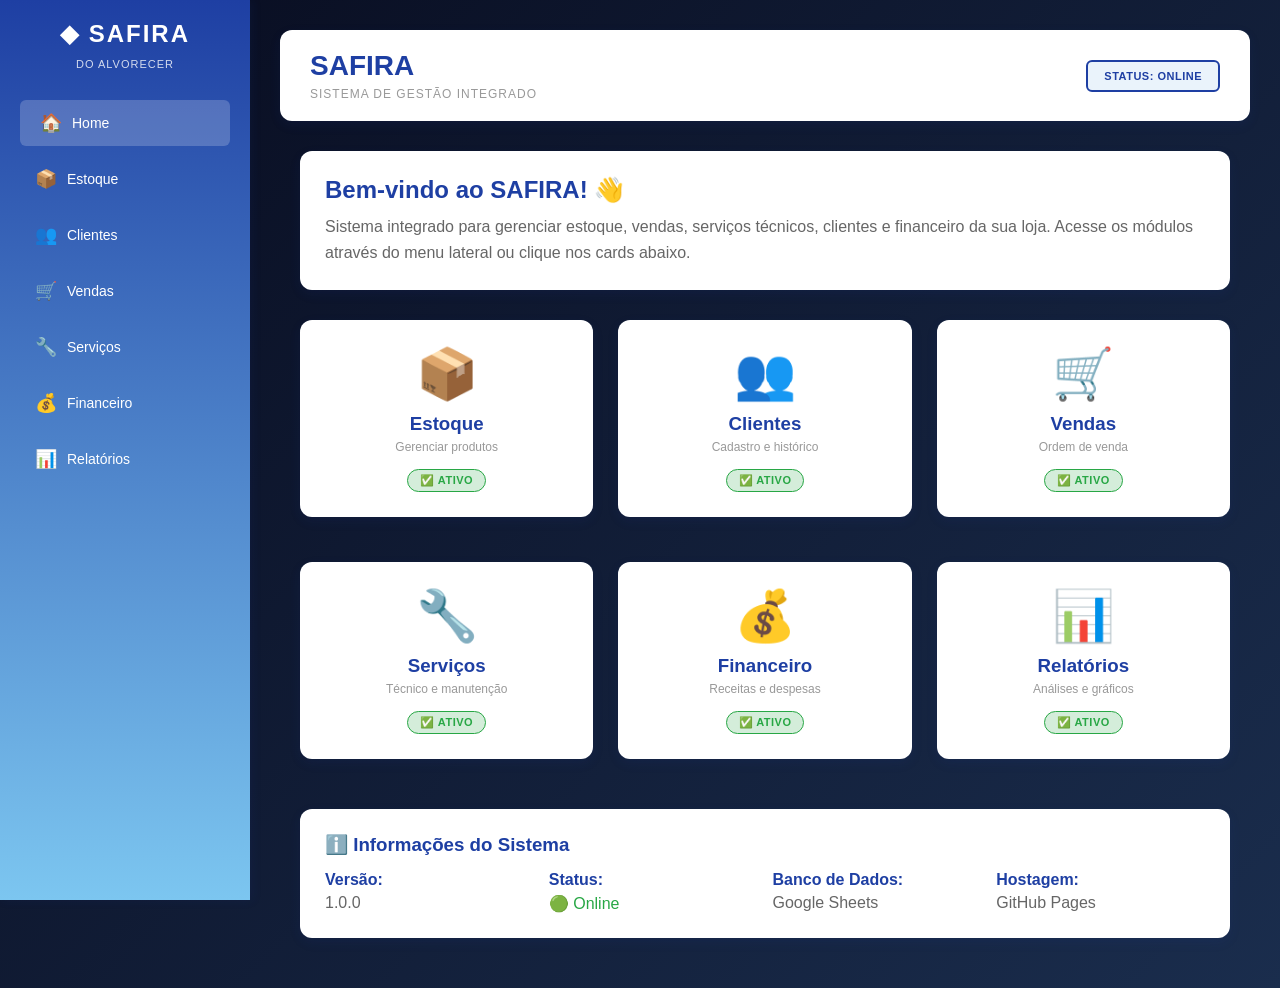
<file: index.html>
<!DOCTYPE html>
<html lang="pt-BR">
<head>
    <meta charset="UTF-8">
    <meta name="viewport" content="width=device-width, initial-scale=1.0">
    <title>SAFIRA - Dashboard</title>
    <link rel="stylesheet" href="css/style.css">
</head>
<body>
    <!-- SIDEBAR -->
    <aside class="sidebar">
        <div class="sidebar-logo">◆ SAFIRA</div>
        <div class="sidebar-subtitle">Do Alvorecer</div>
        
        <ul class="sidebar-menu">
            <li>
                <a href="index.html" class="ativo">
                    <span>🏠</span>
                    Home
                </a>
            </li>
            <li>
                <a href="modulos/estoque.html">
                    <span>📦</span>
                    Estoque
                </a>
            </li>
            <li>
                <a href="modulos/clientes.html">
                    <span>👥</span>
                    Clientes
                </a>
            </li>
            <li>
                <a href="modulos/vendas.html">
                    <span>🛒</span>
                    Vendas
                </a>
            </li>
            <li>
                <a href="modulos/servicos.html">
                    <span>🔧</span>
                    Serviços
                </a>
            </li>
            <li>
                <a href="modulos/financeiro.html">
                    <span>💰</span>
                    Financeiro
                </a>
            </li>
            <li>
                <a href="modulos/relatorios.html">
                    <span>📊</span>
                    Relatórios
                </a>
            </li>
        </ul>
    </aside>

    <!-- MAIN CONTENT -->
    <main class="main-content">
        <!-- HEADER -->
        <header class="header">
            <div class="header-titulo">
                <h1>SAFIRA</h1>
                <p>Sistema de Gestão Integrado</p>
            </div>
            <div class="header-acoes">
                <button class="btn btn-secondary btn-small" onclick="mostrarSucesso('Sistema Online ✅')">
                    Status: Online
                </button>
            </div>
        </header>

        <!-- CONTAINER PRINCIPAL -->
        <div class="container">
            <!-- SEÇÃO DE BEM-VINDO -->
            <div class="card">
                <h2 style="color: var(--azul-royal); margin-bottom: 10px;">
                    Bem-vindo ao SAFIRA! 👋
                </h2>
                <p style="color: #666; line-height: 1.6;">
                    Sistema integrado para gerenciar estoque, vendas, serviços técnicos, 
                    clientes e financeiro da sua loja. Acesse os módulos através do menu lateral 
                    ou clique nos cards abaixo.
                </p>
            </div>

            <!-- GRID DE MÓDULOS -->
            <div style="display: grid; grid-template-columns: repeat(auto-fit, minmax(280px, 1fr)); gap: 25px; margin-top: 30px;">
                
                <!-- ESTOQUE -->
                <div class="card" style="cursor: pointer; transition: all 0.3s;" 
                     onmouseover="this.style.transform='translateY(-5px)'" 
                     onmouseout="this.style.transform='translateY(0)'"
                     onclick="window.location.href='modulos/estoque.html'">
                    <div style="text-align: center; margin-bottom: 15px;">
                        <div style="font-size: 50px; margin-bottom: 10px;">📦</div>
                        <h3 style="color: var(--azul-royal); margin-bottom: 5px;">Estoque</h3>
                        <p style="font-size: 12px; color: #999;">Gerenciar produtos</p>
                    </div>
                    <div style="text-align: center;">
                        <span class="badge badge-success">✅ Ativo</span>
                    </div>
                </div>

                <!-- CLIENTES -->
                <div class="card" style="cursor: pointer; transition: all 0.3s;" 
                     onmouseover="this.style.transform='translateY(-5px)'" 
                     onmouseout="this.style.transform='translateY(0)'"
                     onclick="window.location.href='modulos/clientes.html'">
                    <div style="text-align: center; margin-bottom: 15px;">
                        <div style="font-size: 50px; margin-bottom: 10px;">👥</div>
                        <h3 style="color: var(--azul-royal); margin-bottom: 5px;">Clientes</h3>
                        <p style="font-size: 12px; color: #999;">Cadastro e histórico</p>
                    </div>
                    <div style="text-align: center;">
                        <span class="badge badge-success">✅ Ativo</span>
                    </div>
                </div>

                <!-- VENDAS -->
                <div class="card" style="cursor: pointer; transition: all 0.3s;" 
                     onmouseover="this.style.transform='translateY(-5px)'" 
                     onmouseout="this.style.transform='translateY(0)'"
                     onclick="window.location.href='modulos/vendas.html'">
                    <div style="text-align: center; margin-bottom: 15px;">
                        <div style="font-size: 50px; margin-bottom: 10px;">🛒</div>
                        <h3 style="color: var(--azul-royal); margin-bottom: 5px;">Vendas</h3>
                        <p style="font-size: 12px; color: #999;">Ordem de venda</p>
                    </div>
                    <div style="text-align: center;">
                        <span class="badge badge-success">✅ Ativo</span>
                    </div>
                </div>

                <!-- SERVIÇOS -->
                <div class="card" style="cursor: pointer; transition: all 0.3s;" 
                     onmouseover="this.style.transform='translateY(-5px)'" 
                     onmouseout="this.style.transform='translateY(0)'"
                     onclick="window.location.href='modulos/servicos.html'">
                    <div style="text-align: center; margin-bottom: 15px;">
                        <div style="font-size: 50px; margin-bottom: 10px;">🔧</div>
                        <h3 style="color: var(--azul-royal); margin-bottom: 5px;">Serviços</h3>
                        <p style="font-size: 12px; color: #999;">Técnico e manutenção</p>
                    </div>
                    <div style="text-align: center;">
                        <span class="badge badge-success">✅ Ativo</span>
                    </div>
                </div>

                <!-- FINANCEIRO -->
                <div class="card" style="cursor: pointer; transition: all 0.3s;" 
                     onmouseover="this.style.transform='translateY(-5px)'" 
                     onmouseout="this.style.transform='translateY(0)'"
                     onclick="window.location.href='modulos/financeiro.html'">
                    <div style="text-align: center; margin-bottom: 15px;">
                        <div style="font-size: 50px; margin-bottom: 10px;">💰</div>
                        <h3 style="color: var(--azul-royal); margin-bottom: 5px;">Financeiro</h3>
                        <p style="font-size: 12px; color: #999;">Receitas e despesas</p>
                    </div>
                    <div style="text-align: center;">
                        <span class="badge badge-success">✅ Ativo</span>
                    </div>
                </div>

                <!-- RELATÓRIOS -->
                <div class="card" style="cursor: pointer; transition: all 0.3s;" 
                     onmouseover="this.style.transform='translateY(-5px)'" 
                     onmouseout="this.style.transform='translateY(0)'"
                     onclick="window.location.href='modulos/relatorios.html'">
                    <div style="text-align: center; margin-bottom: 15px;">
                        <div style="font-size: 50px; margin-bottom: 10px;">📊</div>
                        <h3 style="color: var(--azul-royal); margin-bottom: 5px;">Relatórios</h3>
                        <p style="font-size: 12px; color: #999;">Análises e gráficos</p>
                    </div>
                    <div style="text-align: center;">
                        <span class="badge badge-success">✅ Ativo</span>
                    </div>
                </div>

            </div>

            <!-- SEÇÃO DE INFO -->
            <div class="card" style="margin-top: 30px;">
                <h3 style="color: var(--azul-royal); margin-bottom: 15px;">
                    ℹ️ Informações do Sistema
                </h3>
                <div style="display: grid; grid-template-columns: repeat(auto-fit, minmax(150px, 1fr)); gap: 15px;">
                    <div>
                        <strong style="color: var(--azul-royal);">Versão:</strong>
                        <p style="color: #666; margin-top: 5px;">1.0.0</p>
                    </div>
                    <div>
                        <strong style="color: var(--azul-royal);">Status:</strong>
                        <p style="color: var(--verde); margin-top: 5px;">🟢 Online</p>
                    </div>
                    <div>
                        <strong style="color: var(--azul-royal);">Banco de Dados:</strong>
                        <p style="color: #666; margin-top: 5px;">Google Sheets</p>
                    </div>
                    <div>
                        <strong style="color: var(--azul-royal);">Hostagem:</strong>
                        <p style="color: #666; margin-top: 5px;">GitHub Pages</p>
                    </div>
                </div>
            </div>

        </div>
    </main>

    <!-- SCRIPTS -->
    <script src="js/config.js"></script>
    <script src="js/utils.js"></script>
    <script src="js/api.js"></script>

    <script>
        // Marcar link ativo no sidebar
        document.addEventListener('DOMContentLoaded', function() {
            const links = document.querySelectorAll('.sidebar-menu a');
            const currentPage = window.location.pathname;
            
            links.forEach(link => {
                if (link.getAttribute('href') === currentPage || 
                    (currentPage.includes('index.html') && link.getAttribute('href') === 'index.html')) {
                    link.classList.add('ativo');
                } else {
                    link.classList.remove('ativo');
                }
            });
        });
    </script>
</body>
</html>
</file>
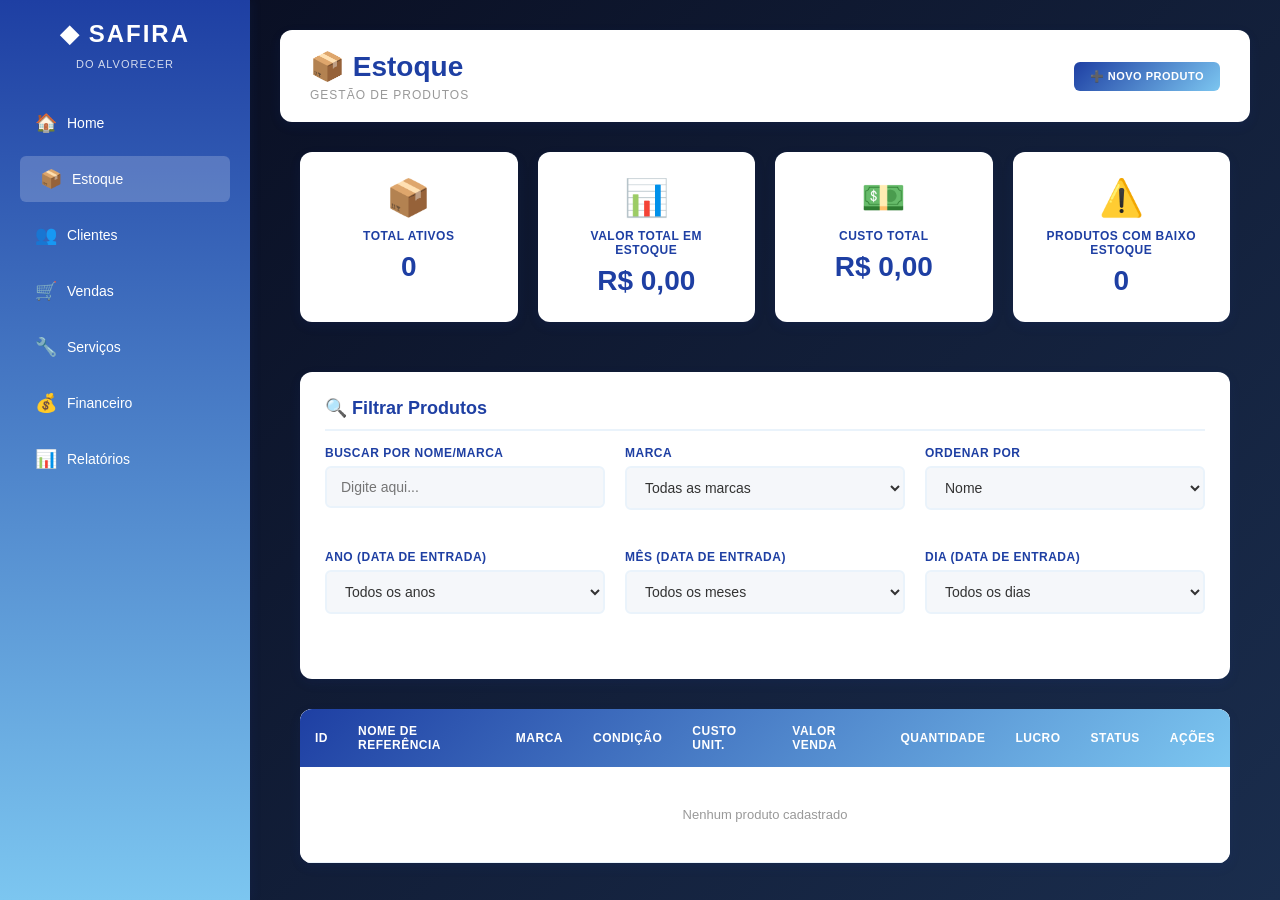
<file: modulos/estoque.html>
<!DOCTYPE html>
<html lang="pt-BR">
<head>
    <meta charset="UTF-8">
    <meta name="viewport" content="width=device-width, initial-scale=1.0">
    <title>SAFIRA - Estoque</title>
    <link rel="stylesheet" href="../css/style.css">
</head>
<body>
    <!-- SIDEBAR -->
    <aside class="sidebar">
        <div class="sidebar-logo">◆ SAFIRA</div>
        <div class="sidebar-subtitle">Do Alvorecer</div>

        <ul class="sidebar-menu">
            <li>
                <a href="../index.html">
                    <span>🏠</span>
                    Home
                </a>
            </li>
            <li>
                <a href="estoque.html" class="ativo">
                    <span>📦</span>
                    Estoque
                </a>
            </li>
            <li>
                <a href="clientes.html">
                    <span>👥</span>
                    Clientes
                </a>
            </li>
            <li>
                <a href="vendas.html">
                    <span>🛒</span>
                    Vendas
                </a>
            </li>
            <li>
                <a href="servicos.html">
                    <span>🔧</span>
                    Serviços
                </a>
            </li>
            <li>
                <a href="financeiro.html">
                    <span>💰</span>
                    Financeiro
                </a>
            </li>
            <li>
                <a href="relatorios.html">
                    <span>📊</span>
                    Relatórios
                </a>
            </li>
        </ul>
    </aside>

    <!-- MAIN CONTENT -->
    <main class="main-content">
        <!-- HEADER -->
        <header class="header">
            <div class="header-titulo">
                <h1>📦 Estoque</h1>
                <p>Gestão de produtos</p>
            </div>
            <div class="header-acoes">
                <button class="btn btn-primary btn-small" onclick="abrirModalAdicionar()">
                    ➕ Novo Produto
                </button>
            </div>
        </header>

        <!-- CONTAINER PRINCIPAL -->
        <div class="container">
            <!-- CARDS DE ESTATÍSTICAS -->
            <div style="display: grid; grid-template-columns: repeat(auto-fit, minmax(200px, 1fr)); gap: 20px; margin-bottom: 30px;">
                <div class="stat-card">
                    <div class="stat-icon">📦</div>
                    <div class="stat-label">Total Ativos</div>
                    <div class="stat-value" id="totalProdutos">0</div>
                </div>
                <div class="stat-card">
                    <div class="stat-icon">📊</div>
                    <div class="stat-label">Valor Total em Estoque</div>
                    <div class="stat-value" id="valorTotalEstoque">R$ 0</div>
                </div>
                <div class="stat-card">
                    <div class="stat-icon">💵</div>
                    <div class="stat-label">Custo Total</div>
                    <div class="stat-value" id="custoTotalEstoque">R$ 0</div>
                </div>
                <div class="stat-card">
                    <div class="stat-icon">⚠️</div>
                    <div class="stat-label">Produtos com Baixo Estoque</div>
                    <div class="stat-value" id="baixoEstoque">0</div>
                </div>
            </div>

            <!-- FILTROS -->
            <div class="card">
                <h3 class="card-titulo">🔍 Filtrar Produtos</h3>

                <div class="form-row">
                    <div class="form-group">
                        <label>Buscar por Nome/Marca</label>
                        <input type="text" id="buscaNome" placeholder="Digite aqui..."
                               onkeyup="filtrarTabela()">
                    </div>
                    <div class="form-group">
                        <label>Marca</label>
                        <select id="filtroMarca" onchange="filtrarTabela()">
                            <option value="">Todas as marcas</option>
                        </select>
                    </div>
                    <div class="form-group">
                        <label>Ordenar por</label>
                        <select id="ordenar" onchange="filtrarTabela()">
                            <option value="nome">Nome</option>
                            <option value="preco">Preço</option>
                            <option value="estoque">Quantidade</option>
                        </select>
                    </div>
                </div>

                <div class="form-row">
                    <div class="form-group">
                        <label>Ano (Data de Entrada)</label>
                        <select id="filtroAno" onchange="filtrarTabela()">
                            <option value="">Todos os anos</option>
                        </select>
                    </div>
                    <div class="form-group">
                        <label>Mês (Data de Entrada)</label>
                        <select id="filtroMes" onchange="filtrarTabela()">
                            <option value="">Todos os meses</option>
                            <option value="01">Janeiro</option>
                            <option value="02">Fevereiro</option>
                            <option value="03">Março</option>
                            <option value="04">Abril</option>
                            <option value="05">Maio</option>
                            <option value="06">Junho</option>
                            <option value="07">Julho</option>
                            <option value="08">Agosto</option>
                            <option value="09">Setembro</option>
                            <option value="10">Outubro</option>
                            <option value="11">Novembro</option>
                            <option value="12">Dezembro</option>
                        </select>
                    </div>
                    <div class="form-group">
                        <label>Dia (Data de Entrada)</label>
                        <select id="filtroDia" onchange="filtrarTabela()">
                            <option value="">Todos os dias</option>
                        </select>
                    </div>
                </div>
            </div>

            <!-- TABELA DE PRODUTOS -->
            <div class="tabela-container" style="margin-top: 30px;">
                <table id="tabelaProdutos">
                    <thead>
                        <tr>
                            <th>ID</th>
                            <th>Nome de Referência</th>
                            <th>Marca</th>
                            <th>Condição</th>
                            <th>Custo Unit.</th>
                            <th>Valor Venda</th>
                            <th>Quantidade</th>
                            <th>Lucro</th>
                            <th>Status</th>
                            <th>Ações</th>
                        </tr>
                    </thead>
                    <tbody id="tbody">
                        <tr>
                            <td colspan="10" style="text-align: center; padding: 40px;">
                                <div class="loading">
                                    <div class="spinner"></div>
                                    <p>Carregando produtos...</p>
                                </div>
                            </td>
                        </tr>
                    </tbody>
                </table>
            </div>

        </div>
    </main>

    <!-- MODAL ADICIONAR PRODUTO -->
    <div class="modal" id="modalAdicionar">
        <div class="modal-content modal-content-lg">
            <button class="modal-close" onclick="fecharModalAdicionar()">✕</button>
            <div class="modal-header" id="modalProdutoTitulo">➕ Novo Produto</div>

            <div class="modal-body">
                <div class="info-box">
                    📦 Registre um novo produto no estoque. Campos com * são obrigatórios.
                </div>

                <div id="formMessage" class="alert" style="display:none;"></div>

                <form id="formProduto">
                    <!-- SEÇÃO 1: PRODUTO -->
                    <div class="form-section">
                        <div class="section-title">📦 Informações do Produto</div>

                        <div class="form-row">
                            <div class="form-group">
                                <label for="marca">Marca *</label>
                                <select id="marca" name="marca" required>
                                    <option value="">Selecione...</option>
                                    <option value="Apple">Apple</option>
                                    <option value="Samsung">Samsung</option>
                                    <option value="Xiaomi">Xiaomi</option>
                                    <option value="Motorola">Motorola</option>
                                </select>
                            </div>

                            <div class="form-group">
                                <label for="modelo">Modelo *</label>
                                <input type="text" id="modelo" name="modelo" placeholder="iPhone 11" required>
                            </div>
                        </div>

                        <div class="form-row">
                            <div class="form-group">
                                <label for="cor">Cor *</label>
                                <select id="cor" name="cor" required>
                                    <option value="">Selecione...</option>
                                    <option value="Branco">Branco</option>
                                    <option value="Preto">Preto</option>
                                    <option value="Cinza">Cinza</option>
                                    <option value="Azul">Azul</option>
                                    <option value="Vermelho">Vermelho</option>
                                    <option value="Dourado">Dourado</option>
                                    <option value="Rosa">Rosa</option>
                                </select>
                            </div>

                            <div class="form-group">
                                <label for="condicao">Condição *</label>
                                <select id="condicao" name="condicao" required>
                                    <option value="">Selecione...</option>
                                    <option value="Novo">Novo</option>
                                    <option value="Seminovo">Seminovo</option>
                                    <option value="Usado">Usado</option>
                                </select>
                            </div>
                        </div>

                        <div class="form-row">
                            <div class="form-group full">
                                <label for="especificacao">Especificação *</label>
                                <input type="text" id="especificacao" name="especificacao" placeholder="128GB-86%" required>
                            </div>
                        </div>
                    </div>

                    <!-- SEÇÃO 2: IDENTIFICAÇÃO -->
                    <div class="form-section">
                        <div class="section-title">🔢 Identificação</div>

                        <div class="form-row">
                            <div class="form-group">
                                <label for="tipoCodig">Tipo de Código *</label>
                                <select id="tipoCodig" name="tipoCodig" required>
                                    <option value="">Selecione...</option>
                                    <option value="IMEI">IMEI</option>
                                    <option value="CODIGO_SERIE">Código de Série</option>
                                </select>
                            </div>

                            <div class="form-group">
                                <label for="codigo">Código *</label>
                                <input type="text" id="codigo" name="codigo" placeholder="Apenas números" required>
                            </div>
                        </div>

                        <div class="form-row">
                            <div class="form-group">
                                <label for="dataEntrada">Data de Entrada *</label>
                                <input type="date" id="dataEntrada" name="dataEntrada" required>
                            </div>
                        </div>

                        <div class="form-row">
                            <div class="form-group full">
                                <label>📌 Nome de Referência</label>
                                <div class="calculated-field" id="nomeReferencia">
                                    Marca - Modelo - Cor - Especificação
                                </div>
                            </div>
                        </div>
                    </div>

                    <!-- SEÇÃO 3: FOTOS -->
                    <div class="form-section">
                        <div class="section-title">📸 Fotos do Produto</div>

                        <div class="form-row">
                            <div class="form-group full">
                                <label for="fotoFrente">Foto Frente *</label>
                                <input type="file" id="fotoFrente" name="fotoFrente" accept="image/*" required>
                            </div>
                        </div>

                        <div class="form-row">
                            <div class="form-group full">
                                <label for="fotoVerso">Foto Verso *</label>
                                <input type="file" id="fotoVerso" name="fotoVerso" accept="image/*" required>
                            </div>
                        </div>

                        <!-- Preview de fotos -->
                        <div class="image-preview" id="imagePreview"></div>
                    </div>

                    <!-- SEÇÃO 4: PREÇOS E LUCRO -->
                    <div class="form-section">
                        <div class="section-title">💰 Preços e Lucro</div>

                        <div class="form-row">
                            <div class="form-group">
                                <label for="custUnitario">Custo Unitário (R$) *</label>
                                <input type="number" id="custUnitario" name="custUnitario" step="0.01" min="0" required>
                            </div>

                            <div class="form-group">
                                <label for="margem">Margem de Lucro (%)</label>
                                <input type="number" id="margem" name="margem" step="0.01" min="0" value="100">
                            </div>

                            <div class="form-group">
                                <label for="quantidade">Quantidade</label>
                                <input type="number" id="quantidade" name="quantidade" min="1" value="1">
                            </div>
                        </div>

                        <!-- Resumo de Valores Calculados -->
                        <div class="values-summary">
                            <div class="value-row">
                                <span class="value-label">Custo Total:</span>
                                <span class="value-amount" id="custoTotal">R$ 0,00</span>
                            </div>
                            <div class="value-row">
                                <span class="value-label">Valor Unitário:</span>
                                <span class="value-amount" id="valorUnitario">R$ 0,00</span>
                            </div>
                            <div class="value-row">
                                <span class="value-label">Valor Total:</span>
                                <span class="value-amount" id="valorTotalCalc">R$ 0,00</span>
                            </div>
                            <div class="value-row">
                                <span class="value-label">Valor Venda (c/ ICMS 3%):</span>
                                <span class="value-amount" id="valorVenda">R$ 0,00</span>
                            </div>
                            <div class="value-row">
                                <span class="value-label">Valor Líquido:</span>
                                <span class="value-amount" id="valorLiquido">R$ 0,00</span>
                            </div>
                        </div>

                        <!-- Destaque para Lucro Bruto -->
                        <div class="lucro-destacado">
                            <div class="lucro-label">💰 Lucro Bruto</div>
                            <div class="lucro-valor" id="lucroBruto">R$ 0,00</div>
                        </div>
                    </div>

                    <!-- SEÇÃO 5: OBSERVAÇÕES -->
                    <div class="form-section">
                        <div class="section-title">📝 Observações</div>

                        <div class="form-row">
                            <div class="form-group full">
                                <label for="observacoes">Notas adicionais</label>
                                <textarea id="observacoes" name="observacoes"></textarea>
                            </div>
                        </div>
                    </div>
                </form>
            </div>

            <div class="modal-footer">
                <button class="btn btn-secondary" onclick="fecharModalAdicionar()">Cancelar</button>
                <button class="btn btn-primary" onclick="handleSalvarProduto()">Salvar Produto</button>
            </div>
        </div>
    </div>

    <!-- SCRIPTS -->
    <script src="../js/config.js"></script>
    <script src="../js/utils.js"></script>
    <script src="../js/api.js"></script>

    <script>
        let todosProdutos = [];
        let produtoEmEdicaoIndex = null;

        // Carregar produtos ao abrir a página
        document.addEventListener('DOMContentLoaded', function() {
            carregarProdutos();
            inicializarFormulario();
        });

        async function carregarProdutos() {
            const produtos = await listarEstoque();
            todosProdutos = produtos;

            preencherTabela(produtos);
            carregarMarcas();
            carregarFiltrosData();
            atualizarEstatisticas(produtos);
        }

        function preencherTabela(produtos) {
            const tbody = document.getElementById('tbody');

            if (produtos.length === 0) {
                tbody.innerHTML = `
                    <tr>
                        <td colspan="10" style="text-align: center; padding: 40px;">
                            <p style="color: #999;">Nenhum produto cadastrado</p>
                        </td>
                    </tr>
                `;
                return;
            }

            // Ordem esperada vinda da planilha (ajuste os índices se a ordem das colunas mudar):
            // p[0]=id, p[1]=nomeReferencia, p[2]=marca, p[3]=modelo, p[4]=cor,
            // p[5]=condicao, p[6]=especificacao, p[7]=tipoCodig, p[8]=codigo,
            // p[9]=dataEntrada, p[10]=custUnitario, p[11]=margem, p[12]=quantidade,
            // p[13]=custoTotal, p[14]=valorUnitario, p[15]=valorTotal, p[16]=valorVenda,
            // p[17]=valorLiquido, p[18]=lucroBruto, p[19]=observacoes, p[20]=status
            tbody.innerHTML = produtos.map((p, index) => {
                const custo = parseFloat(p[10]) || 0;
                const venda = parseFloat(p[16]) || 0;
                const qtd = parseInt(p[12]) || 0;
                const lucro = parseFloat(p[18]) || 0;
                const status = p[20] || 'Disponível';
                const statusBadge = status === 'Vendido'
                    ? `<span class="badge badge-primary">Vendido</span>`
                    : `<span class="badge badge-success">Disponível</span>`;

                return `
                    <tr>
                        <td>${p[0]}</td>
                        <td><strong>${p[1]}</strong></td>
                        <td>${p[2] || '-'}</td>
                        <td>${p[5] || '-'}</td>
                        <td>${formatarMoeda(custo)}</td>
                        <td>${formatarMoeda(venda)}</td>
                        <td>
                            ${qtd <= 5 ? `<span class="badge badge-danger">${qtd}</span>` : qtd}
                        </td>
                        <td>
                            <strong style="color: var(--verde)">${formatarMoeda(lucro)}</strong>
                        </td>
                        <td>${statusBadge}</td>
                        <td>
                            <button class="btn btn-secondary btn-small"
                                    onclick="editarProduto(${index})">✏️</button>
                            <button class="btn btn-danger btn-small"
                                    onclick="deletarProduto(${index})">🗑️</button>
                        </td>
                    </tr>
                `;
            }).join('');
        }

        function carregarMarcas() {
            const marcas = [...new Set(todosProdutos.map(p => p[2]).filter(m => m))];
            const select = document.getElementById('filtroMarca');
            select.innerHTML = '<option value="">Todas as marcas</option>';

            marcas.forEach(marca => {
                const option = document.createElement('option');
                option.value = marca;
                option.textContent = marca;
                select.appendChild(option);
            });
        }

        function carregarFiltrosData() {
            // Ano: baseado nas datas de entrada existentes
            const anos = [...new Set(
                todosProdutos
                    .map(p => (p[9] || '').substring(0, 4))
                    .filter(a => a && a.length === 4)
            )].sort((a, b) => b - a);

            const selectAno = document.getElementById('filtroAno');
            const anoSelecionado = selectAno.value;
            selectAno.innerHTML = '<option value="">Todos os anos</option>';
            anos.forEach(ano => {
                const option = document.createElement('option');
                option.value = ano;
                option.textContent = ano;
                selectAno.appendChild(option);
            });
            selectAno.value = anoSelecionado;

            // Dia: 01 a 31 (fixo)
            const selectDia = document.getElementById('filtroDia');
            if (selectDia.options.length <= 1) {
                for (let d = 1; d <= 31; d++) {
                    const dd = String(d).padStart(2, '0');
                    const option = document.createElement('option');
                    option.value = dd;
                    option.textContent = dd;
                    selectDia.appendChild(option);
                }
            }
        }

        function atualizarEstatisticas(produtos) {
            const ativos = produtos.filter(p => (p[20] || 'Disponível') !== 'Vendido');

            const total = ativos.length;
            const valorTotal = ativos.reduce((sum, p) => sum + ((parseFloat(p[16]) || 0) * (parseInt(p[12]) || 0)), 0);
            const custoTotal = ativos.reduce((sum, p) => sum + ((parseFloat(p[10]) || 0) * (parseInt(p[12]) || 0)), 0);
            const baixo = ativos.filter(p => (parseInt(p[12]) || 0) <= 5).length;

            document.getElementById('totalProdutos').textContent = total;
            document.getElementById('valorTotalEstoque').textContent = formatarMoeda(valorTotal);
            document.getElementById('custoTotalEstoque').textContent = formatarMoeda(custoTotal);
            document.getElementById('baixoEstoque').textContent = baixo;
        }

        function filtrarTabela() {
            const busca = document.getElementById('buscaNome').value.toLowerCase();
            const marca = document.getElementById('filtroMarca').value;
            const ano = document.getElementById('filtroAno').value;
            const mes = document.getElementById('filtroMes').value;
            const dia = document.getElementById('filtroDia').value;

            let filtrado = todosProdutos.filter(p => {
                const matchBusca = !busca || (p[1] || '').toLowerCase().includes(busca) || (p[2] || '').toLowerCase().includes(busca);
                const matchMarca = !marca || p[2] === marca;

                // dataEntrada no formato YYYY-MM-DD (p[9])
                const dataEntrada = p[9] || '';
                const [anoP, mesP, diaP] = dataEntrada.split('-');
                const matchAno = !ano || anoP === ano;
                const matchMes = !mes || mesP === mes;
                const matchDia = !dia || diaP === dia;

                return matchBusca && matchMarca && matchAno && matchMes && matchDia;
            });

            preencherTabela(filtrado);
            atualizarEstatisticas(filtrado);
        }

        function abrirModalAdicionar() {
            produtoEmEdicaoIndex = null;
            document.getElementById('modalProdutoTitulo').textContent = '➕ Novo Produto';
            document.getElementById('modalAdicionar').classList.add('show');
            document.getElementById('formProduto').reset();
            document.getElementById('imagePreview').innerHTML = '';
            document.getElementById('dataEntrada').value = obterDataHoje();
            calcularValores();
            gerarNomeReferencia();
        }

        function abrirModalEditar(index) {
            const p = todosProdutos[index];
            if (!p) return;

            produtoEmEdicaoIndex = index;
            document.getElementById('modalProdutoTitulo').textContent = '✏️ Editar Produto';

            document.getElementById('formProduto').reset();
            document.getElementById('imagePreview').innerHTML = '';

            document.getElementById('marca').value = p[2] || '';
            document.getElementById('modelo').value = p[3] || '';
            document.getElementById('cor').value = p[4] || '';
            document.getElementById('condicao').value = p[5] || '';
            document.getElementById('especificacao').value = p[6] || '';
            document.getElementById('tipoCodig').value = p[7] || '';
            document.getElementById('codigo').value = p[8] || '';
            document.getElementById('dataEntrada').value = p[9] || obterDataHoje();
            document.getElementById('custUnitario').value = parseFloat(p[10]) || 0;
            document.getElementById('margem').value = parseFloat(p[11]) || 100;
            document.getElementById('quantidade').value = parseInt(p[12]) || 1;
            document.getElementById('observacoes').value = p[19] || '';

            // Fotos não ficam salvas (só servem de preview no momento do cadastro),
            // então na edição elas aparecem em branco — se precisar trocar, é só enviar de novo.

            document.getElementById('modalAdicionar').classList.add('show');
            gerarNomeReferencia();
            calcularValores();
        }

        function fecharModalAdicionar() {
            document.getElementById('modalAdicionar').classList.remove('show');
        }

        // ================================
        // Lógica do formulário (nome de referência, fotos, cálculos)
        // ================================

        function inicializarFormulario() {
            // Código: apenas números
            document.getElementById('codigo').addEventListener('input', function(e) {
                e.target.value = e.target.value.replace(/[^0-9]/g, '');
            });

            // Nome de referência automático
            document.getElementById('marca').addEventListener('change', gerarNomeReferencia);
            document.getElementById('modelo').addEventListener('input', gerarNomeReferencia);
            document.getElementById('cor').addEventListener('change', gerarNomeReferencia);
            document.getElementById('especificacao').addEventListener('input', gerarNomeReferencia);

            // Preview de fotos
            document.getElementById('fotoFrente').addEventListener('change', processarFoto);
            document.getElementById('fotoVerso').addEventListener('change', processarFoto);

            // Cálculos de valores
            document.getElementById('custUnitario').addEventListener('input', calcularValores);
            document.getElementById('margem').addEventListener('input', calcularValores);
            document.getElementById('quantidade').addEventListener('input', calcularValores);

            document.getElementById('dataEntrada').value = obterDataHoje();
            calcularValores();
        }

        function gerarNomeReferencia() {
            const marca = document.getElementById('marca').value;
            const modelo = document.getElementById('modelo').value;
            const cor = document.getElementById('cor').value;
            const especificacao = document.getElementById('especificacao').value;

            if (!marca || !modelo || !cor || !especificacao) {
                document.getElementById('nomeReferencia').textContent = 'Preencha todos os campos obrigatórios';
                return;
            }

            const nomeRef = `${marca} - ${modelo} - ${cor} - ${especificacao}`;
            document.getElementById('nomeReferencia').textContent = nomeRef;
        }

        function processarFoto(event) {
            const file = event.target.files[0];
            if (file) {
                const reader = new FileReader();
                reader.onload = function(e) {
                    const tipo = event.target.id === 'fotoFrente' ? 'Frente' : 'Verso';
                    let preview = document.getElementById('imagePreview');

                    let previewItem = preview.querySelector(`[data-tipo="${tipo}"]`);
                    if (!previewItem) {
                        previewItem = document.createElement('div');
                        previewItem.className = 'preview-item';
                        previewItem.setAttribute('data-tipo', tipo);
                        preview.appendChild(previewItem);
                    }

                    previewItem.innerHTML = `
                        <img src="${e.target.result}" alt="Foto ${tipo}">
                        <div class="preview-label">Foto ${tipo}</div>
                        <button type="button" class="remove-btn" onclick="removerFoto('${tipo}')">Remover</button>
                    `;
                };
                reader.readAsDataURL(file);
            }
        }

        function removerFoto(tipo) {
            if (tipo === 'Frente') {
                document.getElementById('fotoFrente').value = '';
            } else {
                document.getElementById('fotoVerso').value = '';
            }

            let preview = document.getElementById('imagePreview');
            let previewItem = preview.querySelector(`[data-tipo="${tipo}"]`);
            if (previewItem) {
                previewItem.remove();
            }
        }

        function calcularValores() {
            const custo = parseFloat(document.getElementById('custUnitario').value) || 0;
            const margem = parseFloat(document.getElementById('margem').value) || 100;
            const qtd = parseInt(document.getElementById('quantidade').value) || 1;

            const custoTotal = custo * qtd;
            const valorUnitario = custo * (1 + margem / 100);
            const valorTotalCalc = valorUnitario * qtd;
            const lucroBruto = valorTotalCalc - custoTotal;
            const icms = valorTotalCalc * 0.03;
            const valorVenda = valorTotalCalc + icms;
            const valorLiquido = valorVenda - (lucroBruto * 0.06);

            document.getElementById('custoTotal').textContent = formatarMoeda(custoTotal);
            document.getElementById('valorUnitario').textContent = formatarMoeda(valorUnitario);
            document.getElementById('valorTotalCalc').textContent = formatarMoeda(valorTotalCalc);
            document.getElementById('lucroBruto').textContent = formatarMoeda(lucroBruto);
            document.getElementById('valorVenda').textContent = formatarMoeda(valorVenda);
            document.getElementById('valorLiquido').textContent = formatarMoeda(valorLiquido);
        }

        // ================================
        // Salvar produto (integrado com api.js)
        // ================================

        async function handleSalvarProduto() {
            const form = document.getElementById('formProduto');

            if (!form.checkValidity()) {
                form.reportValidity();
                return;
            }

            const custo = parseFloat(document.getElementById('custUnitario').value) || 0;
            const margem = parseFloat(document.getElementById('margem').value) || 100;
            const qtd = parseInt(document.getElementById('quantidade').value) || 1;

            const custoTotal = custo * qtd;
            const valorUnitario = custo * (1 + margem / 100);
            const valorTotalCalc = valorUnitario * qtd;
            const lucroBruto = valorTotalCalc - custoTotal;
            const icms = valorTotalCalc * 0.03;
            const valorVenda = valorTotalCalc + icms;
            const valorLiquido = valorVenda - (lucroBruto * 0.06);

            const payload = {
                nomeReferencia: document.getElementById('nomeReferencia').textContent,
                marca: document.getElementById('marca').value,
                modelo: document.getElementById('modelo').value,
                cor: document.getElementById('cor').value,
                condicao: document.getElementById('condicao').value,
                especificacao: document.getElementById('especificacao').value,
                tipoCodig: document.getElementById('tipoCodig').value,
                codigo: document.getElementById('codigo').value,
                dataEntrada: document.getElementById('dataEntrada').value,
                custUnitario: custo,
                margem: margem,
                quantidade: qtd,
                custoTotal: custoTotal,
                valorUnitario: valorUnitario,
                valorTotal: valorTotalCalc,
                valorVenda: valorVenda,
                valorLiquido: valorLiquido,
                lucroBruto: lucroBruto,
                observacoes: document.getElementById('observacoes').value
            };

            let resultado;

            if (produtoEmEdicaoIndex !== null) {
                // Modo edição: mantém o status que o produto já tinha (Disponível/Vendido)
                const produtoAtual = todosProdutos[produtoEmEdicaoIndex];
                const id = produtoAtual[0];
                payload.status = produtoAtual[20] || 'Disponível';
                resultado = await atualizarProduto(id, payload);
            } else {
                // Modo criação: todo produto novo entra como Disponível;
                // vira "Vendido" lá no módulo de Vendas (ainda não implementado)
                payload.status = 'Disponível';
                resultado = await salvarProduto(payload);
            }

            if (resultado.status === 'sucesso') {
                mostrarSucesso(produtoEmEdicaoIndex !== null ? 'Produto atualizado com sucesso! ✅' : 'Produto salvo com sucesso! ✅');
                fecharModalAdicionar();
                setTimeout(() => carregarProdutos(), 1000);
            } else {
                mostrarErro('Erro ao salvar produto: ' + resultado.mensagem);
            }
        }

        function editarProduto(index) {
            abrirModalEditar(index);
        }

        function deletarProduto(index) {
            if (confirm('Tem certeza que deseja deletar este produto?')) {
                mostrarSucesso('Produto deletado! (Ainda não implementado)');
            }
        }

        // Fechar modal ao clicar fora
        window.onclick = function(event) {
            const modal = document.getElementById('modalAdicionar');
            if (event.target === modal) {
                fecharModalAdicionar();
            }
        }
    </script>

    <style>
        .modal.show {
            display: flex;
        }

        .modal {
            display: none;
            position: fixed;
            top: 0;
            left: 0;
            right: 0;
            bottom: 0;
            background: rgba(0, 0, 0, 0.5);
            z-index: 1000;
            align-items: center;
            justify-content: center;
            padding: 20px;
        }

        .modal-content {
            background: var(--branco);
            border-radius: 12px;
            padding: 30px;
            max-width: 500px;
            width: 100%;
            box-shadow: 0 20px 60px rgba(0, 0, 0, 0.3);
            animation: slideUp 0.3s ease;
            position: relative;
        }

        .modal-content-lg {
            max-width: 650px;
            max-height: 90vh;
            overflow-y: auto;
        }

        @keyframes slideUp {
            from {
                opacity: 0;
                transform: translateY(30px);
            }
            to {
                opacity: 1;
                transform: translateY(0);
            }
        }

        /* Estilos extras do formulário completo de estoque */
        .info-box {
            background: var(--nevoa);
            border-left: 4px solid var(--azul-royal);
            padding: 15px;
            margin-bottom: 20px;
            border-radius: 6px;
            font-size: 13px;
            color: var(--azul-royal);
        }

        .form-section {
            margin-bottom: 25px;
        }

        .section-title {
            font-size: 13px;
            font-weight: 700;
            color: var(--azul-royal);
            text-transform: uppercase;
            letter-spacing: 1px;
            margin-bottom: 15px;
            padding-bottom: 8px;
            border-bottom: 2px solid var(--nevoa);
        }

        .form-group.full {
            grid-column: 1 / -1;
        }

        .calculated-field {
            background: var(--cinza-claro);
            padding: 11px 14px;
            border-radius: 6px;
            border: 2px solid #e0e0e0;
            font-weight: 500;
            color: var(--azul-royal);
            display: flex;
            align-items: center;
            min-height: 44px;
            word-break: break-word;
        }

        .image-preview {
            display: flex;
            gap: 15px;
            margin-top: 15px;
            flex-wrap: wrap;
        }

        .preview-item {
            flex: 1;
            min-width: 150px;
            background: var(--cinza-claro);
            border: 2px solid var(--nevoa);
            border-radius: 8px;
            padding: 10px;
            text-align: center;
            position: relative;
        }

        .preview-item img {
            max-width: 100%;
            max-height: 150px;
            border-radius: 6px;
            margin-bottom: 8px;
        }

        .preview-label {
            font-size: 11px;
            color: var(--azul-royal);
            font-weight: 600;
            text-transform: uppercase;
        }

        .remove-btn {
            font-size: 11px;
            background: #ff6b6b;
            color: white;
            border: none;
            padding: 4px 8px;
            border-radius: 4px;
            cursor: pointer;
            margin-top: 5px;
        }

        .values-summary {
            background: linear-gradient(135deg, rgba(30, 63, 163, 0.05) 0%, rgba(124, 198, 240, 0.05) 100%);
            border: 2px solid var(--nevoa);
            border-radius: 8px;
            padding: 20px;
            margin-top: 20px;
        }

        .value-row {
            display: flex;
            justify-content: space-between;
            padding: 10px 0;
            font-size: 13px;
            border-bottom: 1px solid var(--nevoa);
        }

        .value-row:last-child {
            border-bottom: none;
        }

        .value-label {
            font-weight: 600;
            color: var(--azul-royal);
        }

        .value-amount {
            color: var(--azul-royal);
            font-weight: 700;
        }

        .lucro-destacado {
            background: rgba(40, 167, 69, 0.1);
            border: 2px solid var(--verde);
            border-radius: 6px;
            padding: 15px;
            margin-top: 15px;
            text-align: center;
        }

        .lucro-valor {
            font-size: 24px;
            color: var(--verde);
            font-weight: 700;
            margin: 5px 0;
        }

        .lucro-label {
            font-size: 12px;
            color: var(--azul-royal);
            font-weight: 600;
            text-transform: uppercase;
        }

        @media (max-width: 600px) {
            .modal-content-lg {
                max-width: 95%;
            }
        }
    </style>
</body>
</html>
</file>
<file: css/style.css>
/* ================================
   SAFIRA - Global Styles
   ================================ */

:root {
  --azul-royal: #1E3FA3;
  --azul-celeste: #7CC6F0;
  --meia-noite: #080C1F;
  --nevoa: #EAF3FB;
  --branco: #FFFFFF;
  --cinza-claro: #F5F7FA;
  --verde: #28a745;
  --vermelho: #dc3545;
  --amarelo: #ffc107;
  --sombra: rgba(30, 63, 163, 0.1);
}

* {
  margin: 0;
  padding: 0;
  box-sizing: border-box;
}

html, body {
  font-family: 'Segoe UI', Tahoma, Geneva, Verdana, sans-serif;
  background: linear-gradient(135deg, var(--meia-noite) 0%, #1a2d4d 100%);
  color: #333;
  scroll-behavior: smooth;
}

/* ================================
   SCROLLBAR
   ================================ */

::-webkit-scrollbar {
  width: 10px;
}

::-webkit-scrollbar-track {
  background: var(--cinza-claro);
}

::-webkit-scrollbar-thumb {
  background: var(--azul-royal);
  border-radius: 5px;
}

::-webkit-scrollbar-thumb:hover {
  background: var(--azul-celeste);
}

/* ================================
   LAYOUT PRINCIPAL
   ================================ */

body {
  display: flex;
  min-height: 100vh;
}

.sidebar {
  width: 250px;
  background: linear-gradient(180deg, var(--azul-royal) 0%, var(--azul-celeste) 100%);
  color: var(--branco);
  padding: 20px;
  position: fixed;
  height: 100vh;
  overflow-y: auto;
  box-shadow: 2px 0 10px var(--sombra);
}

.sidebar-logo {
  font-size: 24px;
  font-weight: 700;
  margin-bottom: 10px;
  text-align: center;
  letter-spacing: 2px;
}

.sidebar-subtitle {
  font-size: 11px;
  opacity: 0.8;
  text-align: center;
  margin-bottom: 30px;
  text-transform: uppercase;
  letter-spacing: 1px;
}

.sidebar-menu {
  list-style: none;
}

.sidebar-menu li {
  margin-bottom: 10px;
}

.sidebar-menu a {
  display: flex;
  align-items: center;
  padding: 12px 15px;
  color: var(--branco);
  text-decoration: none;
  border-radius: 6px;
  transition: all 0.3s ease;
  font-size: 14px;
}

.sidebar-menu a:hover,
.sidebar-menu a.ativo {
  background: rgba(255, 255, 255, 0.2);
  padding-left: 20px;
}

.sidebar-menu span {
  margin-right: 10px;
  font-size: 18px;
}

.main-content {
  margin-left: 250px;
  flex: 1;
  padding: 30px;
}

/* ================================
   HEADER
   ================================ */

.header {
  background: var(--branco);
  padding: 20px 30px;
  border-radius: 12px;
  box-shadow: 0 4px 12px var(--sombra);
  margin-bottom: 30px;
  display: flex;
  justify-content: space-between;
  align-items: center;
}

.header-titulo h1 {
  font-size: 28px;
  color: var(--azul-royal);
  margin-bottom: 5px;
}

.header-titulo p {
  font-size: 12px;
  color: #999;
  text-transform: uppercase;
  letter-spacing: 1px;
}

.header-acoes {
  display: flex;
  gap: 10px;
  align-items: center;
}

/* ================================
   CONTAINERS
   ================================ */

.container {
  max-width: 1200px;
  margin: 0 auto;
  padding: 0 20px;
}

.card {
  background: var(--branco);
  border-radius: 12px;
  box-shadow: 0 4px 12px var(--sombra);
  padding: 25px;
  margin-bottom: 20px;
  transition: all 0.3s ease;
}

.card:hover {
  box-shadow: 0 8px 20px var(--sombra);
  transform: translateY(-2px);
}

.card-titulo {
  font-size: 18px;
  font-weight: 700;
  color: var(--azul-royal);
  margin-bottom: 15px;
  padding-bottom: 10px;
  border-bottom: 2px solid var(--nevoa);
}

/* ================================
   FORMULÁRIOS
   ================================ */

.form-group {
  margin-bottom: 20px;
  display: flex;
  flex-direction: column;
}

.form-row {
  display: grid;
  grid-template-columns: repeat(auto-fit, minmax(200px, 1fr));
  gap: 20px;
  margin-bottom: 20px;
}

label {
  font-size: 12px;
  font-weight: 600;
  color: var(--azul-royal);
  margin-bottom: 6px;
  text-transform: uppercase;
  letter-spacing: 0.5px;
}

input[type="text"],
input[type="email"],
input[type="number"],
input[type="date"],
input[type="password"],
select,
textarea {
  padding: 11px 14px;
  border: 2px solid var(--nevoa);
  border-radius: 6px;
  font-size: 14px;
  font-family: inherit;
  transition: all 0.3s ease;
  background: var(--cinza-claro);
  color: #333;
}

input:focus,
select:focus,
textarea:focus {
  outline: none;
  border-color: var(--azul-royal);
  background: var(--branco);
  box-shadow: 0 0 0 3px rgba(30, 63, 163, 0.1);
}

textarea {
  resize: vertical;
  min-height: 100px;
}

/* ================================
   BOTÕES
   ================================ */

.btn {
  padding: 12px 24px;
  border: none;
  border-radius: 6px;
  cursor: pointer;
  font-weight: 600;
  text-transform: uppercase;
  transition: all 0.3s ease;
  text-decoration: none;
  display: inline-block;
  font-size: 12px;
  letter-spacing: 0.5px;
}

.btn-primary {
  background: linear-gradient(135deg, var(--azul-royal) 0%, var(--azul-celeste) 100%);
  color: var(--branco);
}

.btn-primary:hover {
  transform: translateY(-2px);
  box-shadow: 0 8px 20px rgba(30, 63, 163, 0.3);
}

.btn-secondary {
  background: var(--nevoa);
  color: var(--azul-royal);
  border: 2px solid var(--azul-royal);
}

.btn-secondary:hover {
  background: var(--azul-royal);
  color: var(--branco);
}

.btn-success {
  background: var(--verde);
  color: var(--branco);
}

.btn-success:hover {
  background: #218838;
  transform: translateY(-2px);
}

.btn-danger {
  background: var(--vermelho);
  color: var(--branco);
}

.btn-danger:hover {
  background: #c82333;
  transform: translateY(-2px);
}

.btn-small {
  padding: 8px 16px;
  font-size: 11px;
}

.btn-block {
  width: 100%;
  display: block;
}

/* ================================
   TABELAS
   ================================ */

.tabela-container {
  background: var(--branco);
  border-radius: 12px;
  box-shadow: 0 4px 12px var(--sombra);
  overflow: hidden;
}

table {
  width: 100%;
  border-collapse: collapse;
  background: var(--branco);
}

thead {
  background: linear-gradient(135deg, var(--azul-royal) 0%, var(--azul-celeste) 100%);
  color: var(--branco);
}

th {
  padding: 15px;
  text-align: left;
  font-weight: 600;
  text-transform: uppercase;
  font-size: 12px;
  letter-spacing: 0.5px;
}

td {
  padding: 12px 15px;
  border-bottom: 1px solid var(--nevoa);
  font-size: 13px;
}

tbody tr:hover {
  background: var(--cinza-claro);
  cursor: pointer;
}

tbody tr:nth-child(even) {
  background: rgba(30, 63, 163, 0.02);
}

/* ================================
   BADGES
   ================================ */

.badge {
  display: inline-block;
  padding: 4px 12px;
  border-radius: 20px;
  font-size: 11px;
  font-weight: 600;
  text-transform: uppercase;
  letter-spacing: 0.5px;
}

.badge-primary {
  background: rgba(30, 63, 163, 0.2);
  color: var(--azul-royal);
  border: 1px solid var(--azul-royal);
}

.badge-success {
  background: rgba(40, 167, 69, 0.2);
  color: var(--verde);
  border: 1px solid var(--verde);
}

.badge-danger {
  background: rgba(220, 53, 69, 0.2);
  color: var(--vermelho);
  border: 1px solid var(--vermelho);
}

.badge-warning {
  background: rgba(255, 193, 7, 0.2);
  color: #ff9800;
  border: 1px solid #ff9800;
}

/* ================================
   ALERTAS E NOTIFICAÇÕES
   ================================ */

.alert {
  padding: 15px;
  border-radius: 6px;
  margin-bottom: 20px;
  border-left: 4px solid;
}

.alert-success {
  background: #d4edda;
  color: #155724;
  border-left-color: var(--verde);
}

.alert-error {
  background: #f8d7da;
  color: #721c24;
  border-left-color: var(--vermelho);
}

.alert-warning {
  background: #fff3cd;
  color: #856404;
  border-left-color: var(--amarelo);
}

.alert-info {
  background: #d1ecf1;
  color: #0c5460;
  border-left-color: var(--azul-celeste);
}

/* ================================
   MODAIS
   ================================ */

.modal {
  display: none;
  position: fixed;
  top: 0;
  left: 0;
  right: 0;
  bottom: 0;
  background: rgba(0, 0, 0, 0.5);
  z-index: 1000;
  align-items: center;
  justify-content: center;
  padding: 20px;
}

.modal.show {
  display: flex;
}

.modal-content {
  background: var(--branco);
  border-radius: 12px;
  padding: 30px;
  max-width: 500px;
  width: 100%;
  box-shadow: 0 20px 60px rgba(0, 0, 0, 0.3);
  animation: slideUp 0.3s ease;
}

.modal-header {
  font-size: 20px;
  font-weight: 700;
  color: var(--azul-royal);
  margin-bottom: 20px;
  padding-bottom: 15px;
  border-bottom: 2px solid var(--nevoa);
}

.modal-body {
  margin-bottom: 25px;
}

.modal-footer {
  display: flex;
  gap: 10px;
  justify-content: flex-end;
}

.modal-close {
  position: absolute;
  top: 15px;
  right: 15px;
  background: none;
  border: none;
  font-size: 24px;
  cursor: pointer;
  color: #999;
}

/* ================================
   CARDS ESTATÍSTICAS
   ================================ */

.stat-card {
  background: var(--branco);
  border-radius: 12px;
  padding: 25px;
  text-align: center;
  box-shadow: 0 4px 12px var(--sombra);
  margin-bottom: 20px;
}

.stat-icon {
  font-size: 36px;
  margin-bottom: 10px;
}

.stat-label {
  font-size: 12px;
  color: var(--azul-royal);
  text-transform: uppercase;
  font-weight: 600;
  margin-bottom: 8px;
  letter-spacing: 0.5px;
}

.stat-value {
  font-size: 28px;
  font-weight: 700;
  color: var(--azul-royal);
}

/* ================================
   LOADING E SPINNER
   ================================ */

.spinner {
  border: 4px solid rgba(124, 198, 240, 0.2);
  border-top: 4px solid var(--azul-royal);
  border-radius: 50%;
  width: 40px;
  height: 40px;
  animation: spin 1s linear infinite;
  margin: 20px auto;
}

@keyframes spin {
  0% { transform: rotate(0deg); }
  100% { transform: rotate(360deg); }
}

.loading {
  text-align: center;
  padding: 40px 20px;
  color: var(--azul-royal);
}

/* ================================
   ANIMAÇÕES
   ================================ */

@keyframes slideUp {
  from {
    opacity: 0;
    transform: translateY(30px);
  }
  to {
    opacity: 1;
    transform: translateY(0);
  }
}

@keyframes slideIn {
  from {
    opacity: 0;
    transform: translateX(100px);
  }
  to {
    opacity: 1;
    transform: translateX(0);
  }
}

@keyframes fadeIn {
  from { opacity: 0; }
  to { opacity: 1; }
}

/* ================================
   RESPONSIVO
   ================================ */

@media (max-width: 768px) {
  .sidebar {
    width: 70px;
    padding: 10px;
  }

  .sidebar-logo {
    font-size: 20px;
    margin-bottom: 20px;
  }

  .sidebar-subtitle {
    display: none;
  }

  .sidebar-menu span {
    margin-right: 0;
  }

  .sidebar-menu a {
    justify-content: center;
    padding: 12px;
  }

  .main-content {
    margin-left: 70px;
    padding: 20px;
  }

  .header {
    flex-direction: column;
    gap: 15px;
    text-align: center;
  }

  .header-acoes {
    justify-content: center;
  }

  .form-row {
    grid-template-columns: 1fr;
  }

  .modal-content {
    max-width: 90%;
  }

  table {
    font-size: 12px;
  }

  th, td {
    padding: 10px;
  }
}

@media (max-width: 480px) {
  .sidebar {
    width: 60px;
  }

  .main-content {
    margin-left: 60px;
    padding: 15px;
  }

  .header-titulo h1 {
    font-size: 20px;
  }

  .btn {
    padding: 10px 16px;
    font-size: 11px;
  }

  .card {
    padding: 15px;
  }
}
</file>
